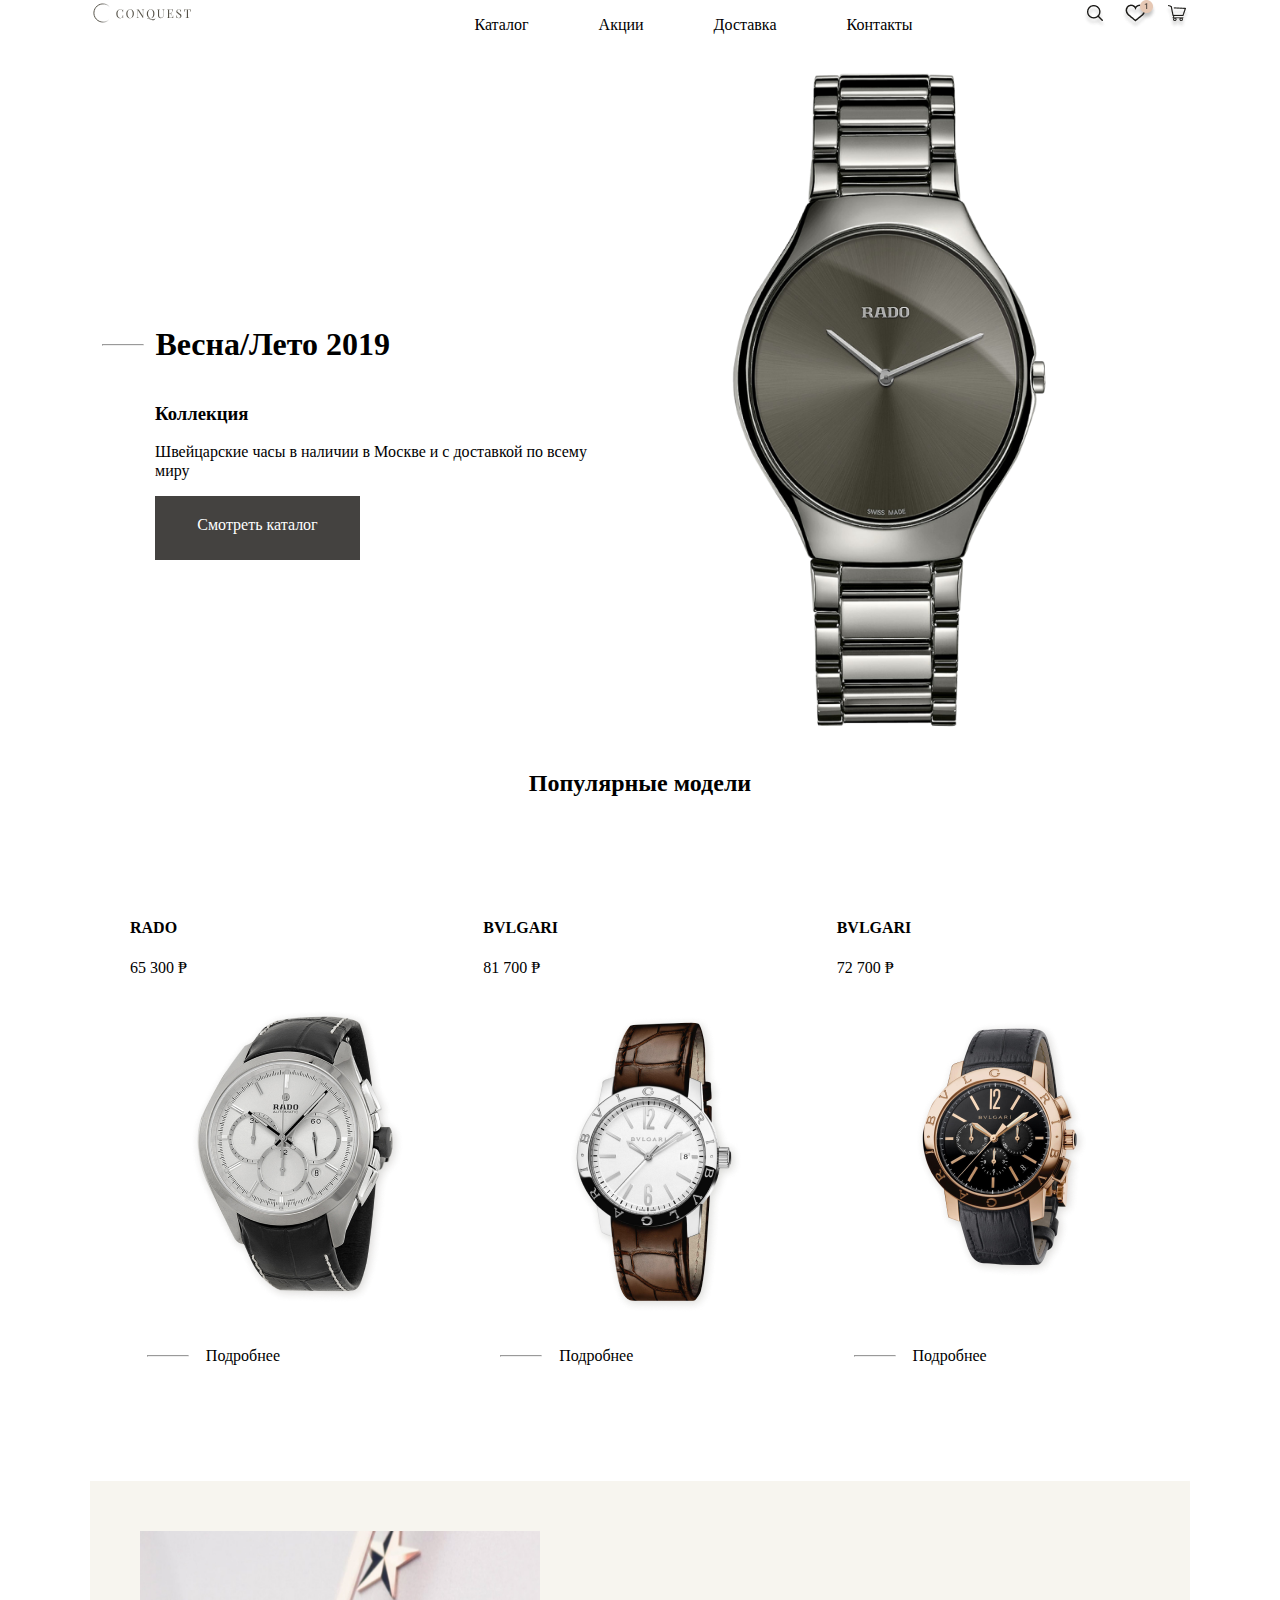
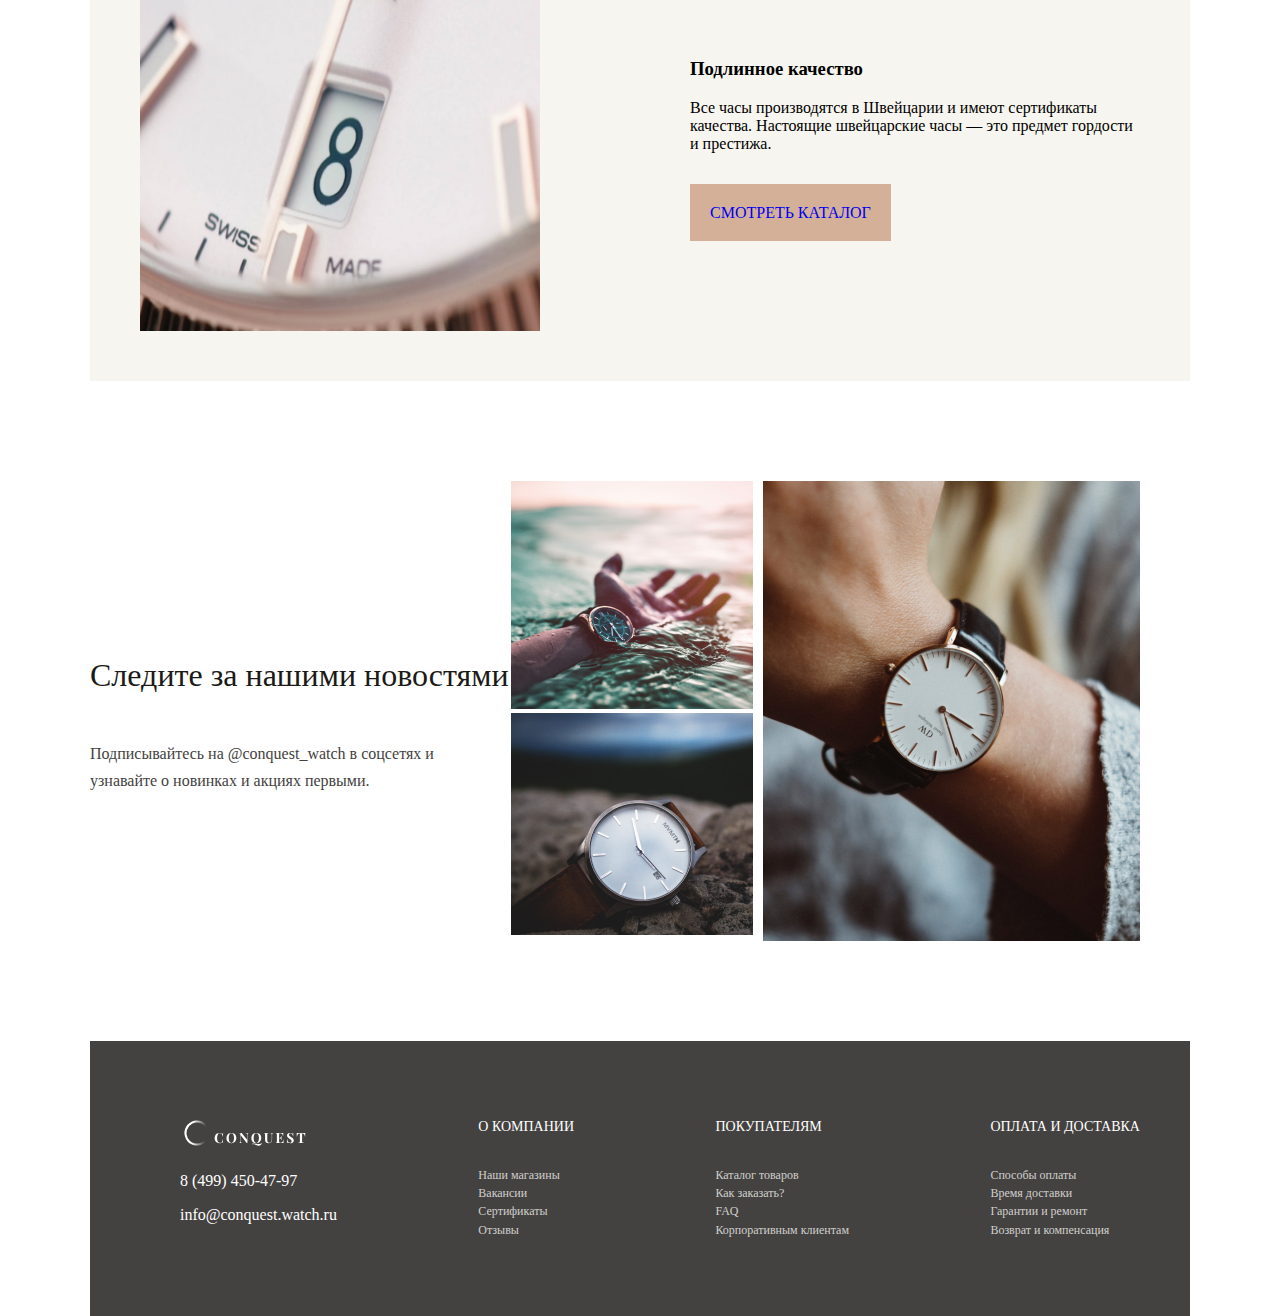
<file: conquest/index.html>
<!DOCTYPE html>
<html lang="en">
  <head>
    <meta charset="UTF-8" />
    <meta http-equiv="X-UA-Compatible" content="IE=edge" />
    <meta name="viewport" content="width=device-width, initial-scale=1.0" />
    <title>vazifa-8.2</title>
    <link rel="preconnect" href="https://fonts.googleapis.com" />
    <link rel="preconnect" href="https://fonts.gstatic.com" crossorigin />
    <link
      href="https://fonts.googleapis.com/css2?family=Mulish:wght@300;400;600;700&family=Roboto+Slab:wght@300;400;500;700&display=swap"
      rel="stylesheet"
    />
    <link rel="stylesheet" href="./css/normalize.css" />
    <link rel="stylesheet" href="./css/main.css" >
  </head>
  <body>
      <div>
          <div class="container">
              <div class="header">
                  <div class="header_div">
                      <a class="header_a" href="#"><img class="heaser_logo" src="./img/logo(1).svg" alt="logo"></a>
                      <ul class="header_ul">
                          <li class="header_li"><a class="header_li_a" href="#"></a>Каталог</li>
                          <li class="header_li"><a class="header_li_a" href="#"></a>Акции</li>
                          <li class="header_li"><a class="header_li_a" href="#"></a>Доставка</li>
                          <li class="header_li"><a class="header_li_a" href="#"></a>Контакты</li>
                      </ul>
                      <a class="header_a_1" href="#"><img class="header_a_img" src="./img/icons_header.png" alt="Vector"></a>
                  </div>
                  <div class="hero">
                      <div class="hero_div">
                          <div class="hero_div_1">
                            <hr class="hero_hr">
                            <h1 class="hero_h1">Весна/Лето 2019</h1>
                          </div>
                          <div class="hero_div_2">
                            <h3>Коллекция</h3>
                            <p>Швейцарские часы в наличии в Москве и с доставкой по всему миру</p>
                            <a class="hero_a" href="#">Смотреть каталог</a>
                          </div>
                      </div>
                      <img class="hero_img" src="./img/watch_main.png" alt="Watch">
                  </div>
              </div>
          </div>
      </div>


      <div>
          <div class="container">
              <div class="main">
                  <h2 class="main_h2">Популярные модели</h2>
                  <ul class="main_ul">
                      <li class="main_li"><h4>RADO</h4><p>65 300 ₱</p><img class="main_img" src="./img/watch_1(1).png" alt="Watch">
                        <div class="main_div"><hr class="hero_hr"><p>Подробнее</p></div></li>

                      <li class="main_li"><h4>BVLGARI</h4><p>81 700 ₱</p><img class="main_img" src="./img/watch_3(1).png" alt="Watch">
                        <div class="main_div"><hr class="hero_hr"><p>Подробнее</p></div></li>

                      <li class="main_li"><h4>BVLGARI</h4><p>72 700 ₱</p><img class="main_img" src="img/watch_4(1).png" alt="Watch" >
                        <div class="main_div"><hr class="hero_hr"><p>Подробнее</p></div></li>
                  </ul>
              </div>
          </div>
      </div>


      <div>
          <div class="container">
              <div class="user">
                  <img class="user_img" src="./img/photo_banner.jpg" alt="Photo_banner">
                  <div class="user_div">
                      <h3>Подлинное качество</h3>
                      <p class="user_p">Все часы производятся в Швейцарии и имеют сертификаты качества. Настоящие швейцарские часы — это предмет гордости и престижа.</p>
                      <a class="user_a" href="#">СМОТРЕТЬ КАТАЛОГ</a>
                  </div>
              </div>
          </div>
      </div>


      <div>
          <div class="container">
              <div class="gallery">
                  <div class="gallery_div_1">
                      <h4 class="galerey_h4">Следите за нашими новостями</h4>
                      <p class="galerey_p">Подписывайтесь на @conquest_watch в соцсетях и узнавайте о новинках и акциях первыми.</p>
                  </div>
                  <div class="gallery_div_2">
                      <div class="gallery_div_3">
                          <img class="gallery_img_1" src="./img/photo_1.jpg" alt="Photo">
                          <img class="gallery_img_2" src="./img/photo_2.jpg" alt="Photo">
                      </div>
                      <img class="" src="./img/photo_3.jpg" alt="Photo">
                  </div>
              </div>
          </div>
      </div>



      <div>
          <div class="container">
              <div class="futer">
                <ul class="futer_ul">
                    <li class="futer_li"><a href="#"><img src="./img/logo2.svg" alt="logo"></a></li>
                    <li class="futer_li"><p>8 (499) 450-47-97</p></li>
                    <li class="futer_li"><p>info@conquest.watch.ru</p></li>
                </ul>
                <ul class="futer_ul">
                    <li class="futer_li_1"><a class="futer_a_1" href="#">о компании</a></li>
                    <li class="futer_li"><a class="futer_a" href="#">Наши магазины</a></li>
                    <li class="futer_li"><a class="futer_a" href="#">Вакансии</a></li>
                    <li class="futer_li"><a class="futer_a" href="#">Сертификаты</a></li>
                    <li class="futer_li"><a class="futer_a" href="#">Отзывы</a></li>
                </ul>
                <ul class="futer_ul">
                    <li class="futer_li_1"><a class="futer_a_1" href="#">покупателям</a></li>
                    <li class="futer_li"><a class="futer_a" href="#">Каталог товаров</a></li>
                    <li class="futer_li"><a class="futer_a" href="#">Как заказать?</a></li>
                    <li class="futer_li"><a class="futer_a" href="#">FAQ</a></li>
                    <li class="futer_li"><a class="futer_a" href="#">Корпоративным клиентам</a></li>
                </ul>
                <ul class="futer_ul">
                    <li class="futer_li_1"><a class="futer_a_1" href="#">оплата и доставка</a></li>
                    <li class="futer_li"><a class="futer_a" href="#">Способы оплаты</a></li>
                    <li class="futer_li"><a class="futer_a" href="#">Время доставки</a></li>
                    <li class="futer_li"><a class="futer_a" href="#">Гарантии и ремонт</a></li>
                    <li class="futer_li"><a class="futer_a" href="#">Возврат и компенсация</a></li>
                </ul>
              </div>
          </div>          
      </div>


  </body>
</html>
</file>
<file: conquest/css/main.css>
*{
  box-sizing: border-box;
}

body{
font-family:'Roboto';
}

.container{
  width: 1100px;
  margin-left: auto;
  margin-right: auto;
}

.header{

}

.header_div{
  display: flex;
  justify-content: space-between;
}

.header_ul{
  display: flex;
  list-style-type: none;
}

.header_li{
  margin-left: 70px; 
}
.hero{
  display: flex;
  align-items: center;
  justify-content: space-between;
  
}

.hero_div{
  width: 500px;
  
  
}

.hero_div_1{
  width: 300px;
  align-items: center;  
  display: flex;  
}

.hero_div_2{
  margin-left: 65px;
}

.hero_hr{
  width: 40px;
}

.hero_a{
  text-align: center;
  padding-top: 20px;  
  text-decoration: none;
  position: absolute;
  width: 205px;
  height: 64px;
  background: #444240;
  color: #ffff;
}

.hero_img{
  width: 400px;
  height: 700px;
  margin-right: 100px;
}

.main{
  margin-bottom: 100px;  
}

.main_h2{
  text-align: center;
  margin-bottom: 100px;
}

.main_ul{
  list-style: none;
  display: flex;
  justify-content: space-between;  
}

.main_li{
  width: 500px;  
}

.main_div{
  width: 150px;
  align-items: center;
  display: flex;
}

.user{
  width: 1100px;
  height: 500px;
  align-items: center;
  justify-content: space-between;
  display: flex;
  background: #F7F5EF;
  margin-bottom: 100px;
}

.user_img{
  width: 400px;
  height: 400px;
  margin-left: 50px;
}

.user_div{
  width: 450px;
  margin-right: 50px;
}

.user_p{
  margin-bottom: 50px;
}

.user_a{  
  margin-top: 100px;
  font-weight: 100px;
  padding: 20px;
  text-align: center;  
  background: #D4B098;
  text-decoration: none;
}

.gallery{
  align-items: center;
  display: flex;
  margin-bottom: 100px;
  justify-content: space-between;
}

.gallery_div_1{
  width: 500px;  
  align-items: center;
}

.galerey_h4{
  font-family: Playfair Display;
  font-style: normal;
  font-weight: normal;
  font-size: 32px;
  line-height: 43px;
  color: #1B1A17;
}

.galerey_p{
  width: 350px;
  font-family: Roboto;  
  font-size: 16px;
  line-height: 27px;
  color: #444240;

}

.gallery_div_2{  
  width: 650px;
  margin-right: 50px;
  display: flex;
}

.gallery_div_3{
  margin-right: 10px;
}

.futer{
  display: flex;  
  width: 1100px;
  height: 275px;
  justify-content: space-between;
  align-items: center;
  background: #444240;
  color: #ffff; 
}

.futer_ul{
  list-style: none;
}

.futer_li_1{
  margin-left: 50px;
  margin-right: 50px;
  padding-bottom: 30px;
  font-family: Roboto;  
  font-size: 14px;
  line-height: 16px; 
  text-transform: uppercase;
  color: #FFFFFF; 
}

.futer_li{
 margin-left: 50px;
 margin-right: 50px;
}

.futer_a_1{  
  text-decoration: none;
  color: #ffff;
}

.futer_a{  
  text-decoration: none;  
  font-size: 12px;
  line-height: 14px;
  color: rgba(255, 255, 255, 0.75); 
}
</file>
